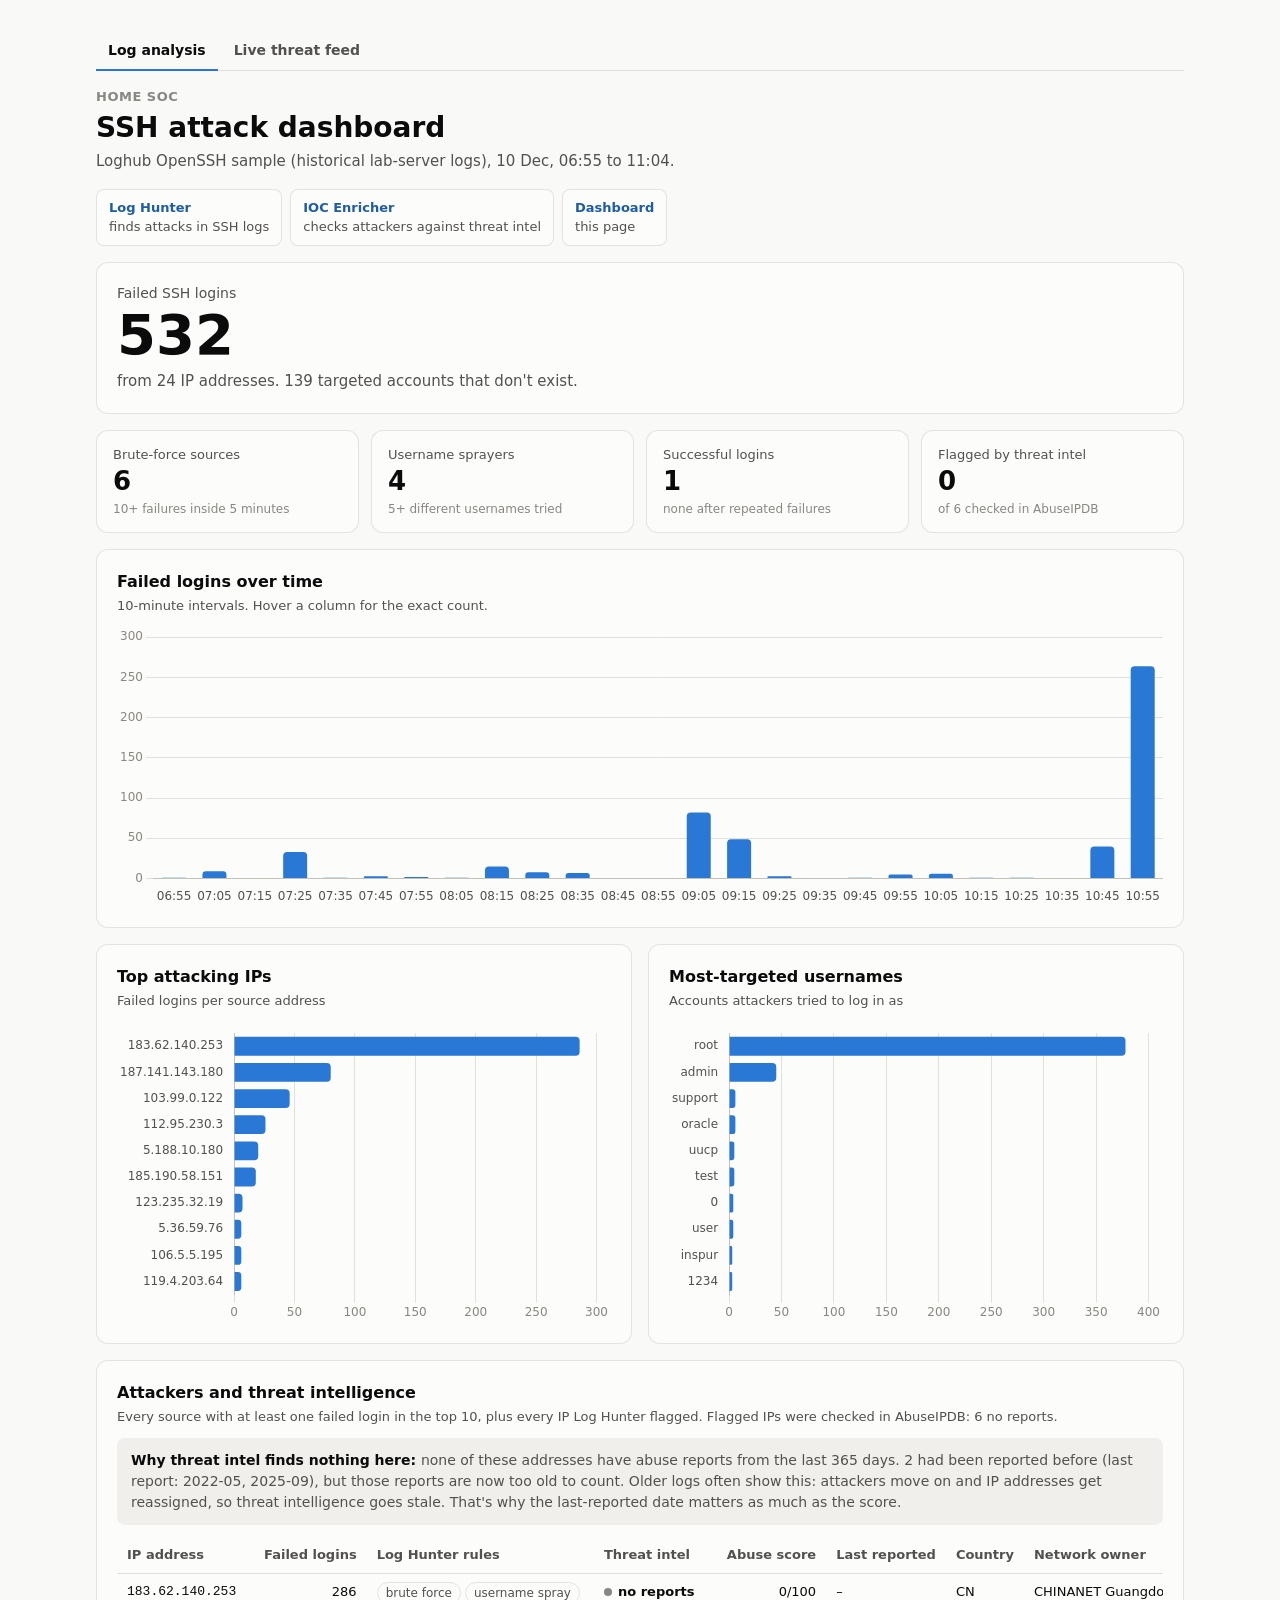
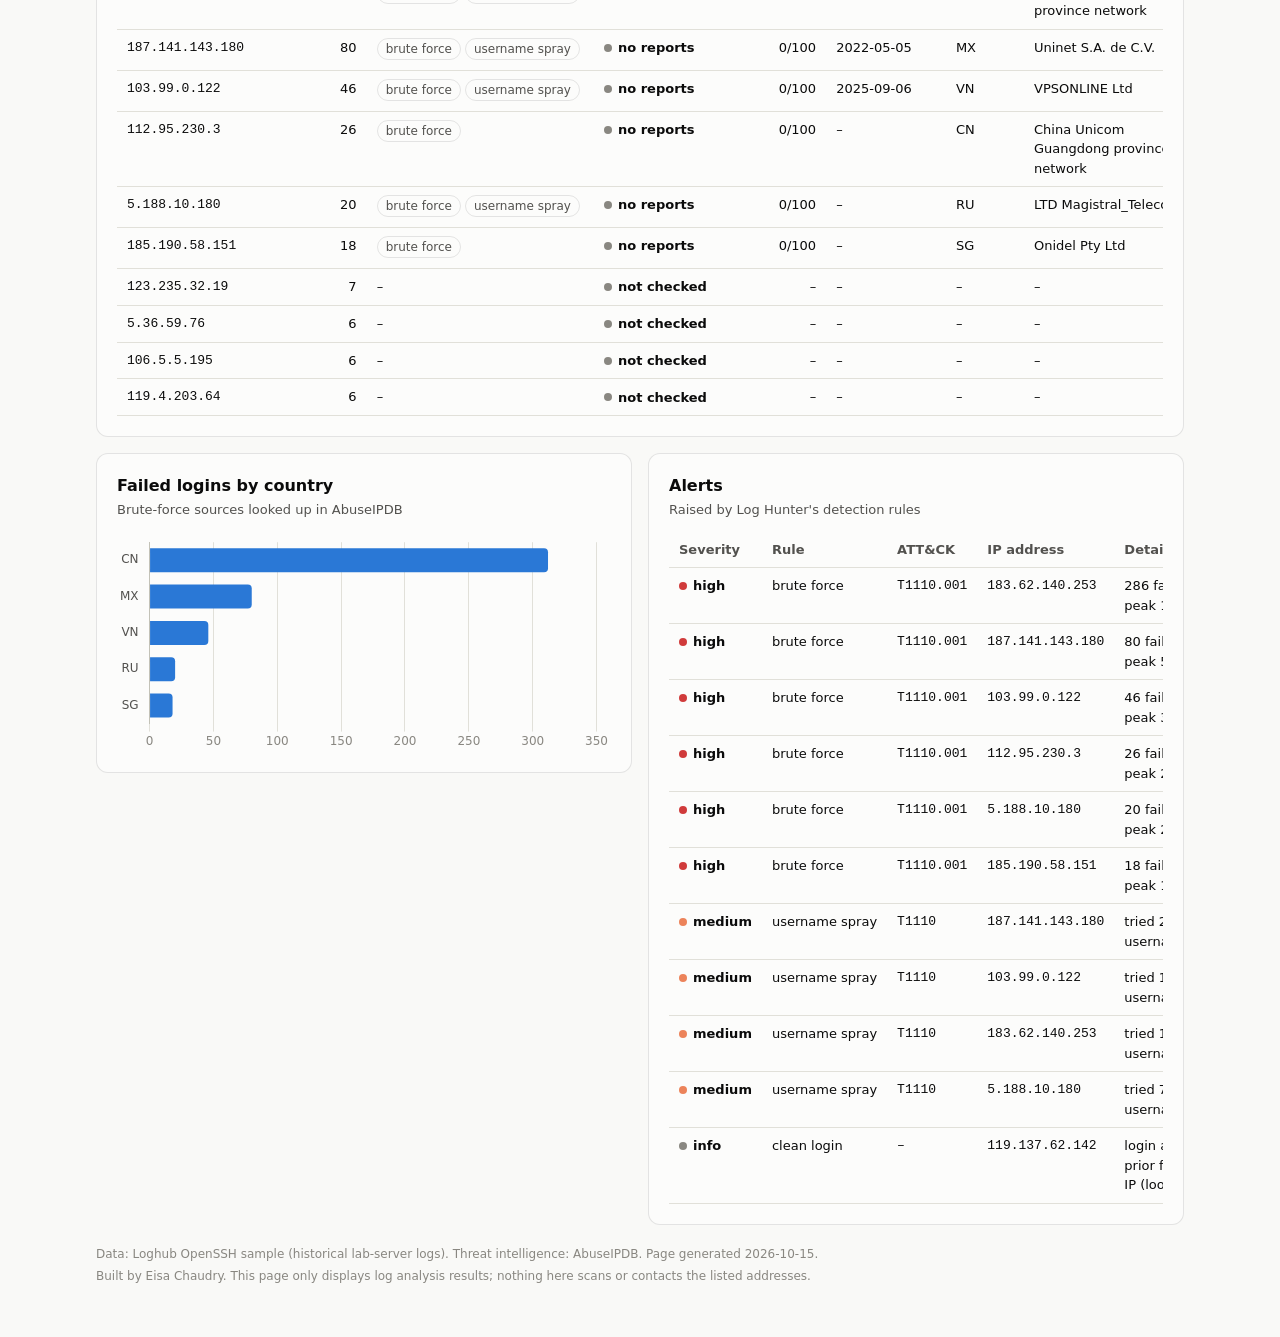
<file: docs/index.html>
<!doctype html>
<html lang="en">
<head>
  <meta charset="utf-8">
  <meta name="viewport" content="width=device-width, initial-scale=1">
  <meta http-equiv="Content-Security-Policy"
        content="default-src 'none'; script-src 'self'; style-src 'self'; img-src 'self' data:; base-uri 'none'; form-action 'none'">
  <meta name="referrer" content="no-referrer">
  <title>Home SOC Dashboard</title>
  <meta name="description" content="SSH attack detection and threat intelligence dashboard built from Log Hunter and IOC Enricher output.">
  <link rel="stylesheet" href="style.css">
</head>
<body>
  <main class="page">
    <nav class="tabs" aria-label="Dashboard pages">
      <a href="./" aria-current="page">Log analysis</a>
      <a href="live.html">Live threat feed</a>
    </nav>
    <header class="masthead">
      <p class="eyebrow">Home SOC</p>
      <h1>SSH attack dashboard</h1>
      <p class="lede" id="period"></p>
      <ol class="pipeline" aria-label="How this data was produced">
        <li><a href="https://github.com/Ezashi9/log-hunter">Log Hunter</a><span>finds attacks in SSH logs</span></li>
        <li><a href="https://github.com/Ezashi9/ioc-enricher">IOC Enricher</a><span>checks attackers against threat intel</span></li>
        <li><a href="https://github.com/Ezashi9/home-soc-dashboard">Dashboard</a><span>this page</span></li>
      </ol>
    </header>

    <section class="hero card" aria-labelledby="hero-label">
      <p class="hero-label" id="hero-label">Failed SSH logins</p>
      <p class="hero-value" id="hero-value"></p>
      <p class="hero-note" id="hero-note"></p>
    </section>

    <section class="tiles" id="tiles" aria-label="Key numbers"></section>

    <section class="card">
      <h2>Failed logins over time</h2>
      <p class="sub">10-minute intervals. Hover a column for the exact count.</p>
      <div class="chart chart-tall"><canvas id="chart-timeline" role="img"></canvas></div>
    </section>

    <div class="grid-2">
      <section class="card">
        <h2>Top attacking IPs</h2>
        <p class="sub">Failed logins per source address</p>
        <div class="chart"><canvas id="chart-ips" role="img"></canvas></div>
      </section>
      <section class="card">
        <h2>Most-targeted usernames</h2>
        <p class="sub">Accounts attackers tried to log in as</p>
        <div class="chart"><canvas id="chart-users" role="img"></canvas></div>
      </section>
    </div>

    <section class="card">
      <h2>Attackers and threat intelligence</h2>
      <p class="sub" id="intel-sub"></p>
      <div class="intel-note" id="intel-note" hidden></div>
      <div class="table-wrap"><table id="table-attackers"></table></div>
    </section>

    <div class="grid-2">
      <section class="card">
        <h2>Failed logins by country</h2>
        <p class="sub">Brute-force sources looked up in AbuseIPDB</p>
        <div class="chart chart-short"><canvas id="chart-countries" role="img"></canvas></div>
      </section>
      <section class="card">
        <h2>Alerts</h2>
        <p class="sub">Raised by Log Hunter's detection rules</p>
        <div class="table-wrap"><table id="table-alerts"></table></div>
      </section>
    </div>

    <footer class="footer">
      <p id="footer-sources"></p>
      <p>Built by Eisa Chaudry. This page only displays log analysis results; nothing here scans or contacts the listed addresses.</p>
    </footer>
  </main>

  <script src="vendor/chart.umd.min.js"></script>
  <script src="data.js"></script>
  <script src="app.js"></script>
</body>
</html>
</file>
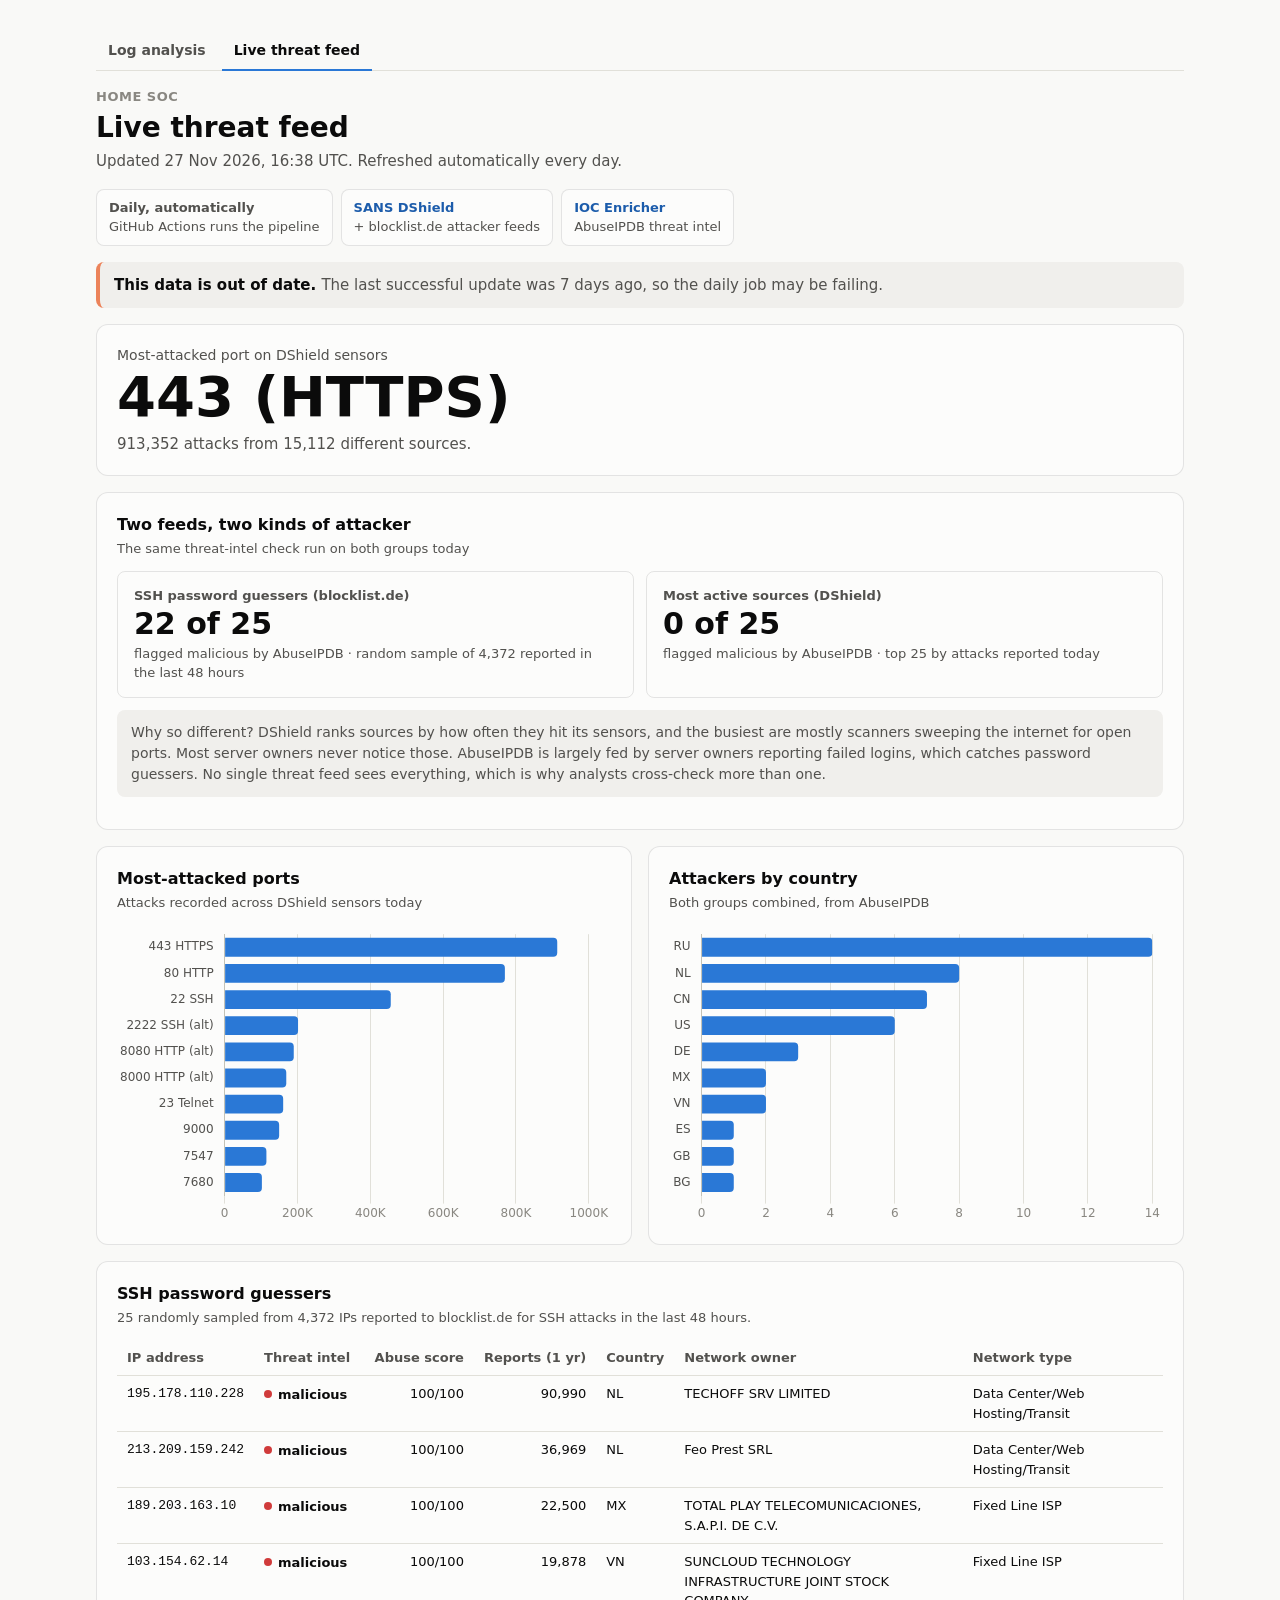
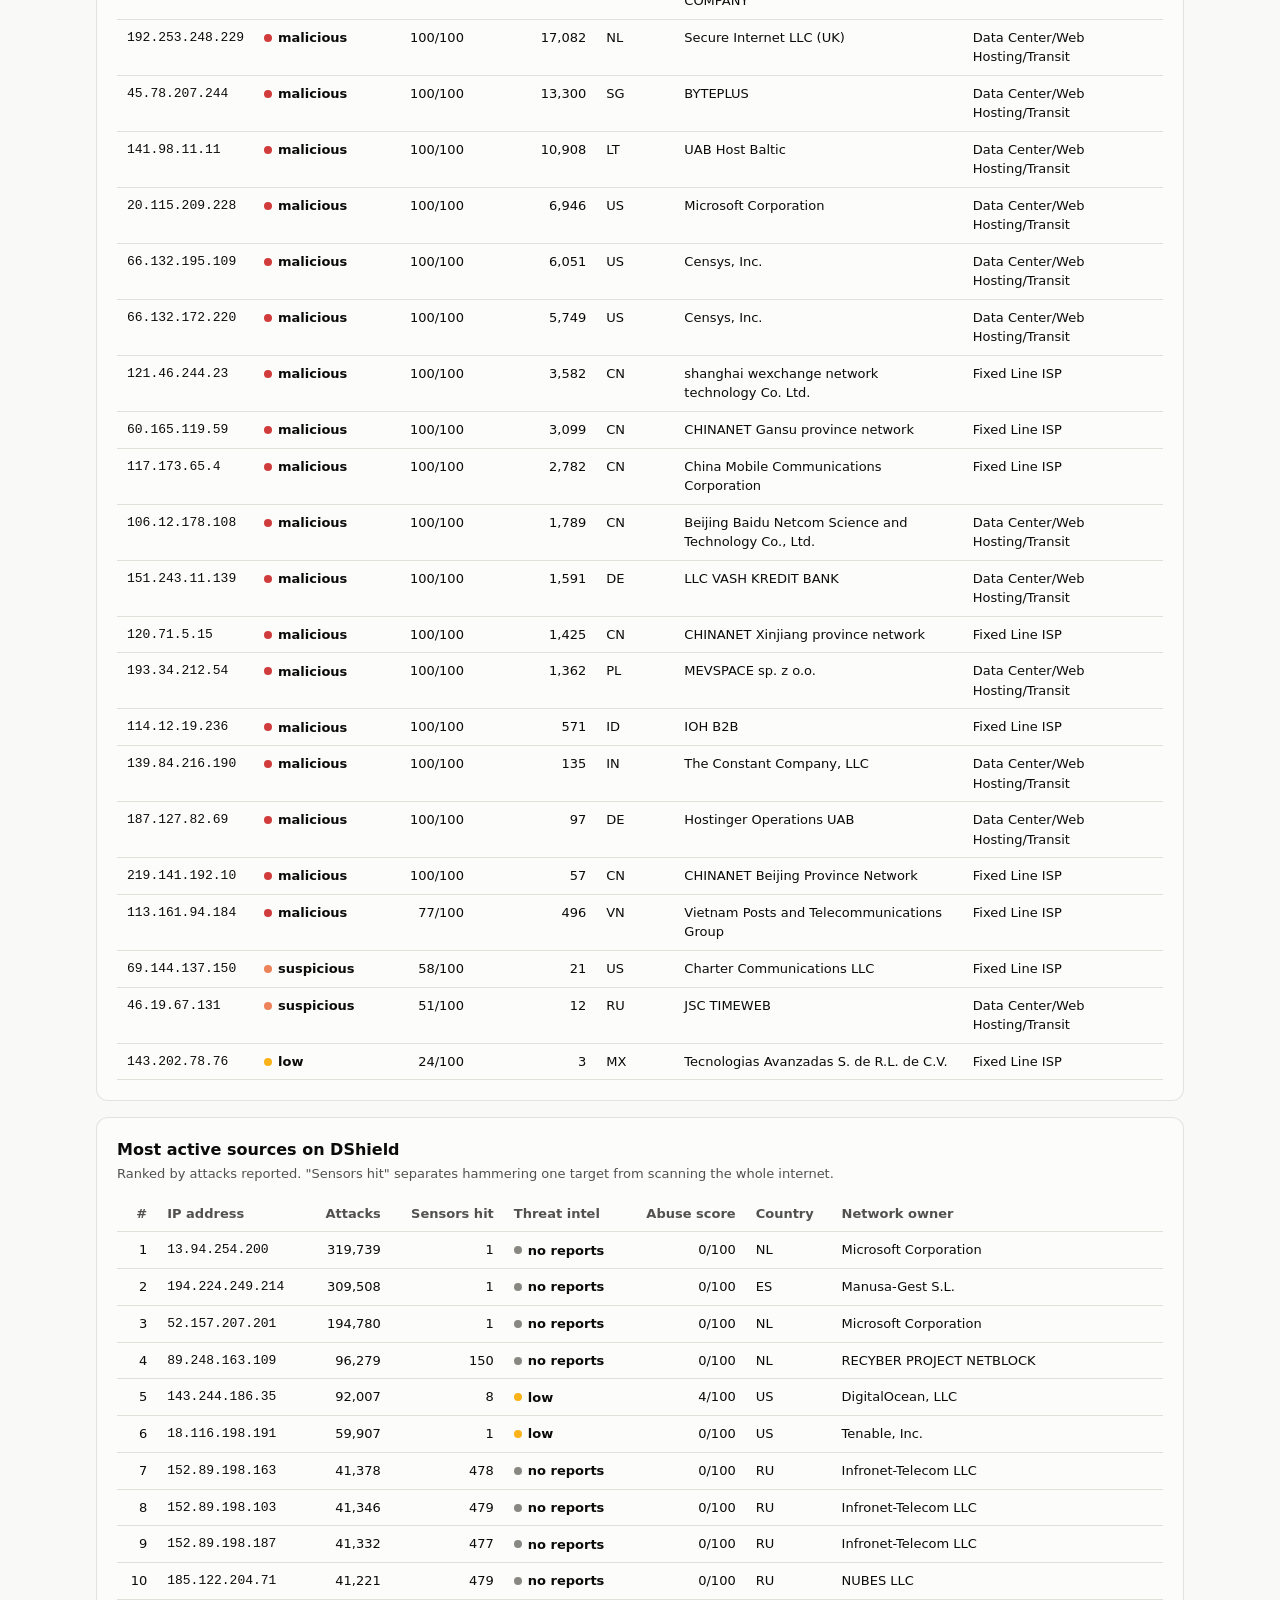
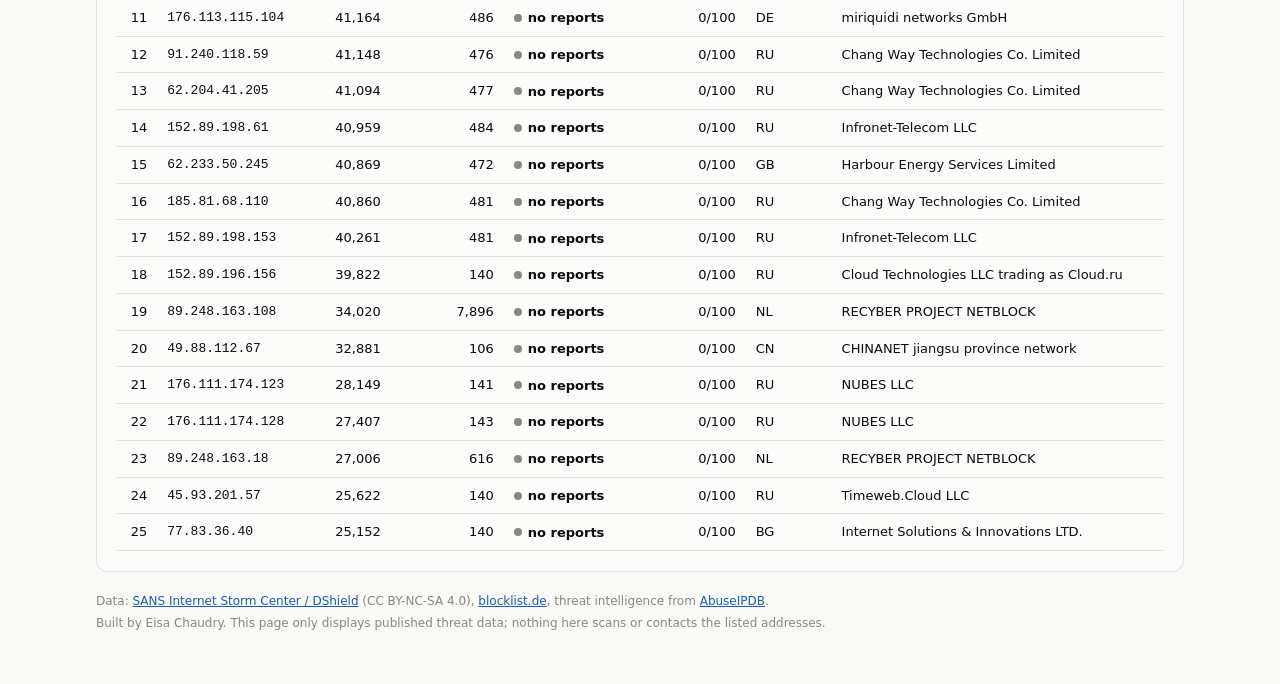
<file: docs/live.html>
<!doctype html>
<html lang="en">
<head>
  <meta charset="utf-8">
  <meta name="viewport" content="width=device-width, initial-scale=1">
  <meta http-equiv="Content-Security-Policy"
        content="default-src 'none'; script-src 'self'; style-src 'self'; img-src 'self' data:; base-uri 'none'; form-action 'none'">
  <meta name="referrer" content="no-referrer">
  <title>Live Threat Feed</title>
  <meta name="description" content="Today's internet attackers from SANS DShield and blocklist.de, checked against AbuseIPDB threat intelligence. Updated daily.">
  <link rel="stylesheet" href="style.css">
</head>
<body>
  <main class="page">
    <nav class="tabs" aria-label="Dashboard pages">
      <a href="./">Log analysis</a>
      <a href="live.html" aria-current="page">Live threat feed</a>
    </nav>
    <header class="masthead">
      <p class="eyebrow">Home SOC</p>
      <h1>Live threat feed</h1>
      <p class="lede" id="updated"></p>
      <ol class="pipeline" aria-label="How this data was produced">
        <li><span><strong>Daily, automatically</strong></span><span>GitHub Actions runs the pipeline</span></li>
        <li><a href="https://isc.sans.edu">SANS DShield</a><span>+ blocklist.de attacker feeds</span></li>
        <li><a href="https://github.com/Ezashi9/ioc-enricher">IOC Enricher</a><span>AbuseIPDB threat intel</span></li>
      </ol>
    </header>

    <p class="stale" id="stale" hidden></p>

    <section class="hero card" aria-labelledby="hero-label">
      <p class="hero-label" id="hero-label">Most-attacked port on DShield sensors</p>
      <p class="hero-value" id="hero-value"></p>
      <p class="hero-note" id="hero-note"></p>
    </section>

    <section class="card">
      <h2>Two feeds, two kinds of attacker</h2>
      <p class="sub">The same threat-intel check run on both groups today</p>
      <div class="compare" id="compare"></div>
      <div class="intel-note" id="compare-note"></div>
    </section>

    <div class="grid-2">
      <section class="card">
        <h2>Most-attacked ports</h2>
        <p class="sub">Attacks recorded across DShield sensors today</p>
        <div class="chart"><canvas id="chart-ports" role="img"></canvas></div>
      </section>
      <section class="card">
        <h2>Attackers by country</h2>
        <p class="sub">Both groups combined, from AbuseIPDB</p>
        <div class="chart"><canvas id="chart-countries" role="img"></canvas></div>
      </section>
    </div>

    <section class="card">
      <h2>SSH password guessers</h2>
      <p class="sub" id="ssh-sub"></p>
      <div class="table-wrap"><table id="table-ssh"></table></div>
    </section>

    <section class="card">
      <h2>Most active sources on DShield</h2>
      <p class="sub">Ranked by attacks reported. "Sensors hit" separates hammering one target from scanning the whole internet.</p>
      <div class="table-wrap"><table id="table-scanners"></table></div>
    </section>

    <footer class="footer">
      <p>Data: <a href="https://isc.sans.edu">SANS Internet Storm Center / DShield</a> (CC BY-NC-SA 4.0), <a href="https://www.blocklist.de">blocklist.de</a>, threat intelligence from <a href="https://www.abuseipdb.com">AbuseIPDB</a>.</p>
      <p>Built by Eisa Chaudry. This page only displays published threat data; nothing here scans or contacts the listed addresses.</p>
    </footer>
  </main>

  <script src="vendor/chart.umd.min.js"></script>
  <script src="live-data.js"></script>
  <script src="live.js"></script>
</body>
</html>
</file>
<file: docs/style.css>
:root {
  color-scheme: light;
  --page: #f9f9f7;
  --surface: #fcfcfb;
  --text-primary: #0b0b0b;
  --text-secondary: #52514e;
  --text-muted: #898781;
  --grid: #e1e0d9;
  --axis: #c3c2b7;
  --border: rgba(11, 11, 11, 0.10);
  --series: #2a78d6;
  --series-hover: #256abf;
  --link: #1c5cab;
  --status-critical: #d03b3b;
  --status-serious: #ec835a;
  --status-warning: #fab219;
  --status-neutral: #898781;
  --note-bg: #f0efec;
}
@media (prefers-color-scheme: dark) {
  :root:where(:not([data-theme="light"])) {
    color-scheme: dark;
    --page: #0d0d0d;
    --surface: #1a1a19;
    --text-primary: #f0efec;
    --text-secondary: #c3c2b7;
    --text-muted: #898781;
    --grid: #2c2c2a;
    --axis: #383835;
    --border: rgba(255, 255, 255, 0.10);
    --series: #3987e5;
    --series-hover: #5598e7;
    --link: #86b6ef;
    --note-bg: #232322;
  }
}
:root[data-theme="dark"] {
  color-scheme: dark;
  --page: #0d0d0d;
  --surface: #1a1a19;
  --text-primary: #f0efec;
  --text-secondary: #c3c2b7;
  --text-muted: #898781;
  --grid: #2c2c2a;
  --axis: #383835;
  --border: rgba(255, 255, 255, 0.10);
  --series: #3987e5;
  --series-hover: #5598e7;
  --link: #86b6ef;
  --note-bg: #232322;
}

* { box-sizing: border-box; }
html, body { margin: 0; }
body {
  background: var(--page);
  color: var(--text-primary);
  font: 15px/1.5 system-ui, -apple-system, "Segoe UI", sans-serif;
}
a { color: var(--link); }

.page { max-width: 1120px; margin: 0 auto; padding: 32px 16px 48px; display: grid; gap: 16px; }

.masthead h1 { margin: 0; font-size: 28px; line-height: 1.2; font-weight: 650; }
.eyebrow { margin: 0 0 4px; color: var(--text-muted); font-size: 13px; font-weight: 600; letter-spacing: 0.04em; text-transform: uppercase; }
.lede { margin: 6px 0 0; color: var(--text-secondary); }

.pipeline { list-style: none; margin: 16px 0 0; padding: 0; display: flex; flex-wrap: wrap; gap: 8px; }
.pipeline li {
  display: flex; flex-direction: column; padding: 8px 12px;
  background: var(--surface); border: 1px solid var(--border); border-radius: 8px; font-size: 13px;
}
.pipeline li a { font-weight: 600; text-decoration: none; }
.pipeline li a:hover { text-decoration: underline; }
.pipeline li span { color: var(--text-secondary); }
.pipeline li + li::before { content: none; }

.card { background: var(--surface); border: 1px solid var(--border); border-radius: 12px; padding: 20px; min-width: 0; }
.card h2 { margin: 0; font-size: 16px; font-weight: 600; }
.sub { margin: 2px 0 12px; color: var(--text-secondary); font-size: 13px; }

.hero { display: grid; gap: 2px; }
.hero-label { margin: 0; color: var(--text-secondary); font-size: 14px; }
.hero-value { margin: 0; font-size: 56px; line-height: 1.05; font-weight: 650; }
.hero-note { margin: 4px 0 0; color: var(--text-secondary); }

.tiles { display: grid; grid-template-columns: repeat(auto-fit, minmax(160px, 1fr)); gap: 12px; }
.tile { background: var(--surface); border: 1px solid var(--border); border-radius: 12px; padding: 14px 16px; }
.tile-label { margin: 0; color: var(--text-secondary); font-size: 13px; }
.tile-value { margin: 2px 0 0; font-size: 26px; font-weight: 600; line-height: 1.2; }
.tile-detail { margin: 2px 0 0; color: var(--text-muted); font-size: 12px; }

.grid-2 { display: grid; grid-template-columns: repeat(auto-fit, minmax(min(100%, 420px), 1fr)); gap: 16px; align-items: start; }

.chart { position: relative; height: 300px; }
.chart-tall { height: 280px; }
.chart-short { height: 220px; }

.table-wrap { overflow-x: auto; }
table { width: 100%; border-collapse: collapse; font-size: 13px; }
th, td { text-align: left; padding: 8px 10px; border-bottom: 1px solid var(--grid); white-space: nowrap; vertical-align: top; }
th { color: var(--text-secondary); font-weight: 600; }
td.num, th.num { text-align: right; font-variant-numeric: tabular-nums; }
td.mono { font-family: ui-monospace, "Cascadia Mono", Consolas, monospace; }
td.wrap { white-space: normal; min-width: 180px; }

.status { display: inline-flex; align-items: center; gap: 6px; font-weight: 600; }
.status::before { content: ""; width: 8px; height: 8px; border-radius: 50%; background: var(--dot, var(--status-neutral)); }
.status-malicious { --dot: var(--status-critical); }
.status-suspicious { --dot: var(--status-serious); }
.status-low { --dot: var(--status-warning); }
.status-high { --dot: var(--status-critical); }
.status-medium { --dot: var(--status-serious); }
.status-info { --dot: var(--status-neutral); }

.rule { display: inline-block; margin: 0 4px 2px 0; padding: 1px 8px; border: 1px solid var(--border); border-radius: 999px; font-size: 12px; color: var(--text-secondary); }

.intel-note { margin: 0 0 12px; padding: 12px 14px; background: var(--note-bg); border-radius: 8px; color: var(--text-secondary); font-size: 14px; }
.intel-note strong { color: var(--text-primary); }

.footer { color: var(--text-muted); font-size: 12px; }
.footer p { margin: 4px 0; }

@media (max-width: 560px) {
  .hero-value { font-size: 48px; }
  .card { padding: 16px; }
}

.tabs { display: flex; gap: 4px; border-bottom: 1px solid var(--grid); }
.tabs a {
  padding: 8px 12px; margin-bottom: -1px; color: var(--text-secondary); text-decoration: none;
  font-size: 14px; font-weight: 600; border-bottom: 2px solid transparent;
}
.tabs a:hover { color: var(--text-primary); }
.tabs a[aria-current="page"] { color: var(--text-primary); border-bottom-color: var(--series); }

.compare { display: grid; grid-template-columns: repeat(auto-fit, minmax(min(100%, 260px), 1fr)); gap: 12px; margin-bottom: 12px; }
.compare-item { padding: 14px 16px; border: 1px solid var(--border); border-radius: 8px; }
.compare-source { margin: 0; color: var(--text-secondary); font-size: 13px; font-weight: 600; }
.compare-value { margin: 2px 0 0; font-size: 30px; font-weight: 650; line-height: 1.15; }
.compare-detail { margin: 2px 0 0; color: var(--text-secondary); font-size: 13px; }

.stale { margin: 0; padding: 12px 14px; border-radius: 8px; border-left: 4px solid var(--status-serious); background: var(--note-bg); color: var(--text-secondary); }
.stale strong { color: var(--text-primary); }
</file>
